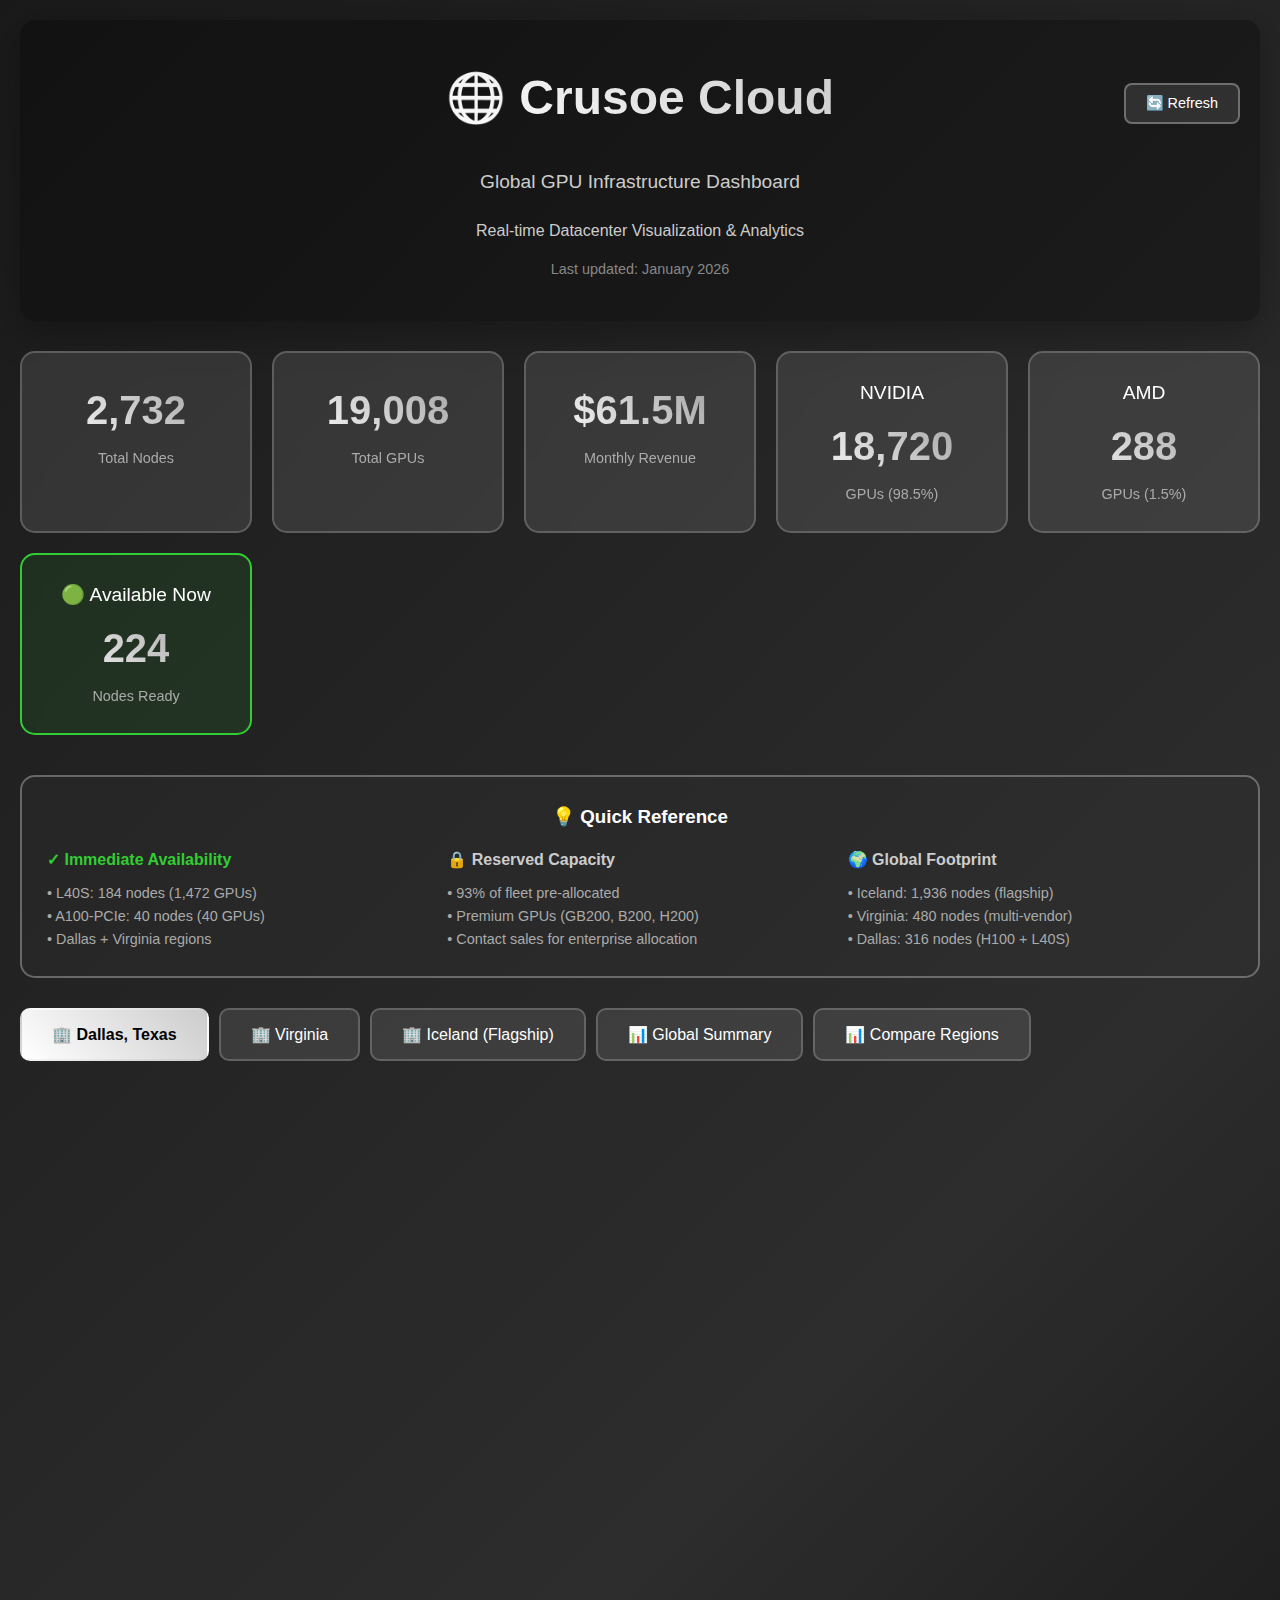
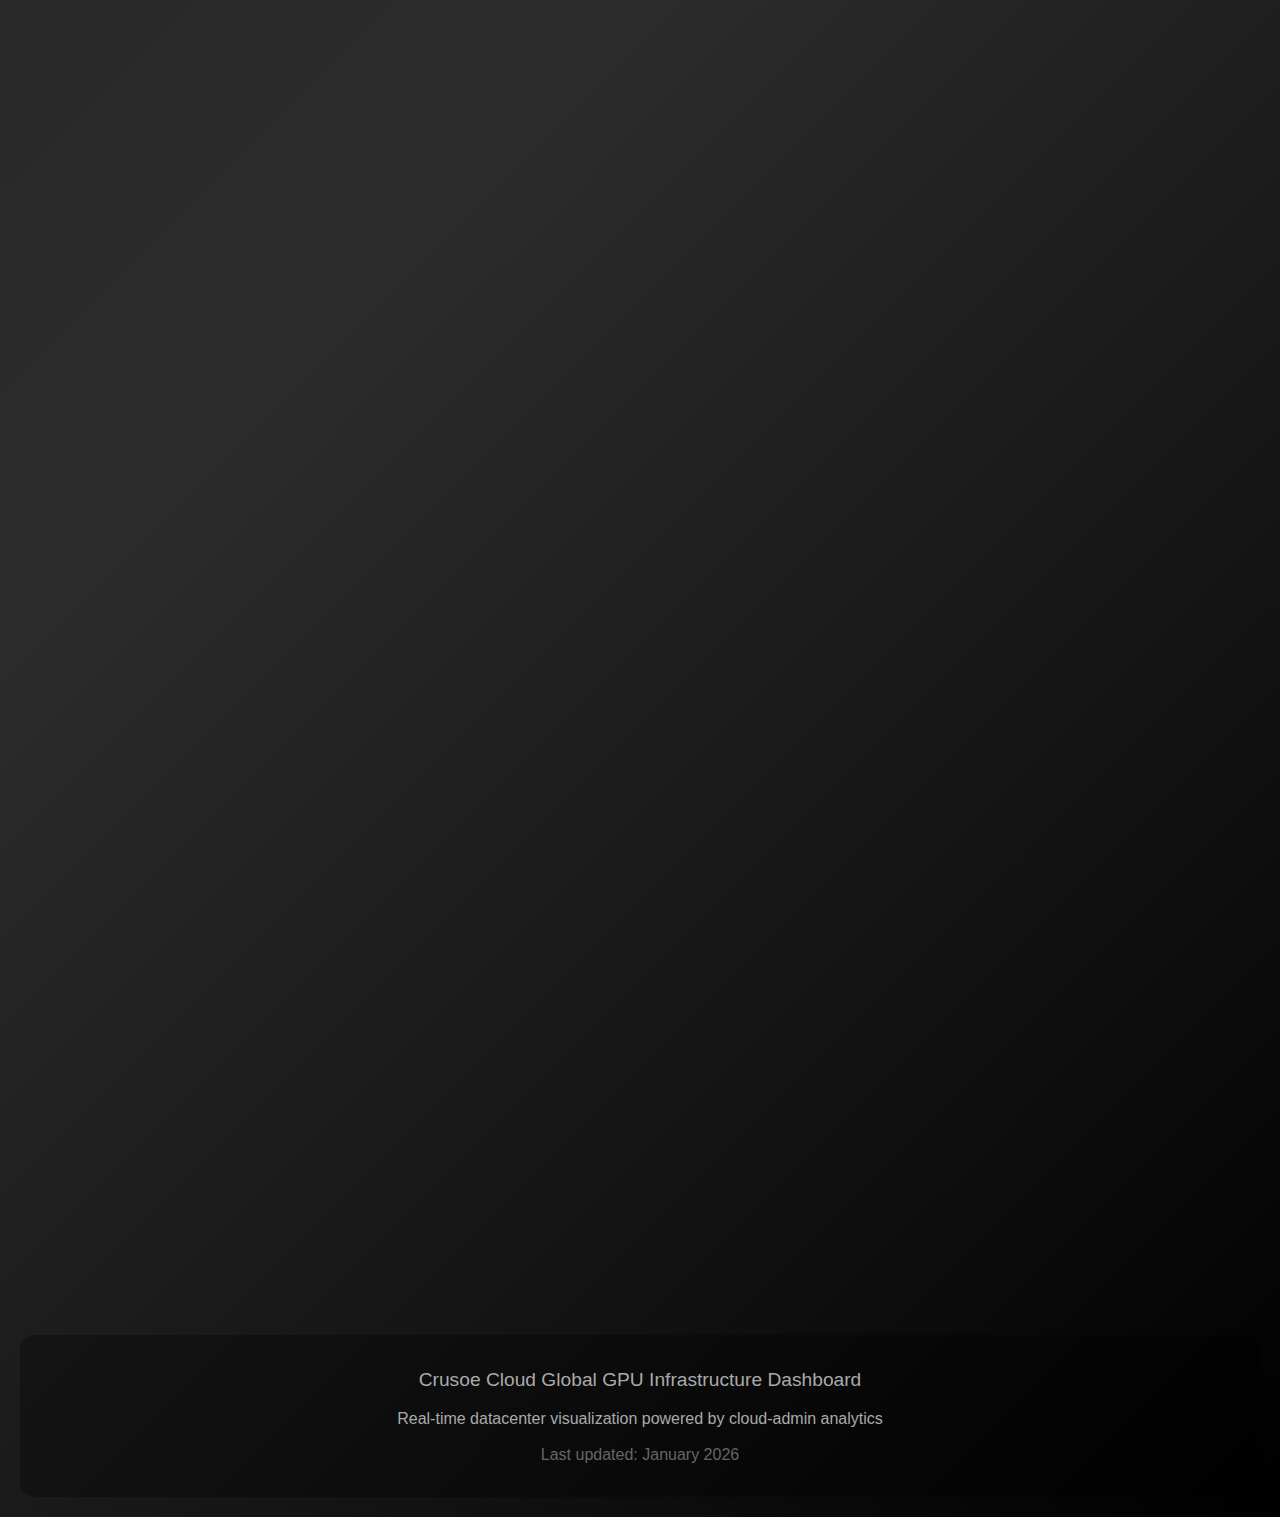
<file: frontend/index.html>
<!DOCTYPE html>
<html lang="en">
<head>
    <meta charset="UTF-8">
    <meta name="viewport" content="width=device-width, initial-scale=1.0">
    <title>Crusoe Cloud - Global GPU Infrastructure</title>
    <link rel="stylesheet" href="css/styles.css">
    <!--<style>
        * {
            margin: 0;
            padding: 0;
            box-sizing: border-box;
        }

        body {
            font-family: 'Segoe UI', Tahoma, Geneva, Verdana, sans-serif;
            background: linear-gradient(135deg, #1a1a1a 0%, #2d2d2d 50%, #000000 100%);
            color: #fff;
            line-height: 1.6;
        }

        .container {
            max-width: 1400px;
            margin: 0 auto;
            padding: 20px;
        }

        header {
            text-align: center;
            padding: 40px 20px;
            background: rgba(0, 0, 0, 0.3);
            border-radius: 15px;
            margin-bottom: 30px;
            box-shadow: 0 10px 40px rgba(0, 0, 0, 0.3);
        }

        h1 {
            font-size: 3em;
            margin-bottom: 10px;
            background: linear-gradient(45deg, #ffffff, #cccccc);
            -webkit-background-clip: text;
            -webkit-text-fill-color: transparent;
            background-clip: text;
        }

        .subtitle {
            font-size: 1.2em;
            color: #cccccc;
            margin-bottom: 20px;
        }

        .global-stats {
            display: grid;
            grid-template-columns: repeat(auto-fit, minmax(200px, 1fr));
            gap: 20px;
            margin-bottom: 40px;
        }

        .stat-card {
            background: rgba(255, 255, 255, 0.1);
            backdrop-filter: blur(10px);
            padding: 25px;
            border-radius: 15px;
            border: 2px solid rgba(255, 255, 255, 0.2);
            text-align: center;
            transition: transform 0.3s, box-shadow 0.3s;
        }

        .stat-card:hover {
            transform: translateY(-5px);
            box-shadow: 0 15px 40px rgba(255, 255, 255, 0.3);
        }

        .stat-value {
            font-size: 2.5em;
            font-weight: bold;
            background: linear-gradient(45deg, #ffffff, #999999);
            -webkit-background-clip: text;
            -webkit-text-fill-color: transparent;
            background-clip: text;
        }

        .stat-label {
            font-size: 0.9em;
            color: #aaaaaa;
            margin-top: 5px;
        }

        .tabs {
            display: flex;
            gap: 10px;
            margin-bottom: 30px;
            flex-wrap: wrap;
            transition: all 0.3s ease;
        }

        .tabs.sticky {
            position: fixed;
            top: 0;
            left: 0;
            right: 0;
            z-index: 1000;
            background: rgba(26, 26, 26, 0.95);
            backdrop-filter: blur(10px);
            padding: 15px;
            margin: 0;
            box-shadow: 0 4px 20px rgba(0, 0, 0, 0.5);
            justify-content: center;
        }

        .tabs-placeholder {
            height: 0;
            transition: height 0.3s ease;
        }

        .tabs-placeholder.active {
            height: 80px;
        }

        .tab {
            padding: 15px 30px;
            background: rgba(255, 255, 255, 0.1);
            border: 2px solid rgba(255, 255, 255, 0.2);
            border-radius: 10px;
            cursor: pointer;
            transition: all 0.3s;
            font-size: 1em;
            color: #fff;
        }

        .tab:hover {
            background: rgba(255, 255, 255, 0.2);
        }

        .tab.active {
            background: linear-gradient(45deg, #ffffff, #cccccc);
            border-color: transparent;
            color: #000000;
            font-weight: bold;
        }

        .datacenter-section {
            display: none;
            opacity: 0;
            transition: opacity 0.4s ease-in-out;
        }

        .datacenter-section.active {
            display: block;
            animation: fadeInSlide 0.4s ease-in-out forwards;
        }

        @keyframes fadeInSlide {
            from {
                opacity: 0;
                transform: translateY(20px);
            }
            to {
                opacity: 1;
                transform: translateY(0);
            }
        }

        .datacenter-header {
            background: rgba(0, 0, 0, 0.4);
            padding: 30px;
            border-radius: 15px;
            margin-bottom: 30px;
            border-left: 5px solid #ffffff;
        }

        .datacenter-title {
            font-size: 2em;
            margin-bottom: 10px;
        }

        .datacenter-stats {
            display: grid;
            grid-template-columns: repeat(auto-fit, minmax(150px, 1fr));
            gap: 15px;
            margin-top: 20px;
        }

        .mini-stat {
            background: rgba(255, 255, 255, 0.1);
            padding: 15px;
            border-radius: 10px;
            text-align: center;
        }

        .mini-stat-value {
            font-size: 1.5em;
            font-weight: bold;
            color: #ffffff;
        }

        .mini-stat-label {
            font-size: 0.85em;
            color: #aaaaaa;
        }

        .rack-grid {
            display: grid;
            grid-template-columns: repeat(auto-fill, minmax(180px, 1fr));
            gap: 15px;
            margin-bottom: 30px;
        }

        .rack-card {
            background: linear-gradient(135deg, rgba(255, 255, 255, 0.1), rgba(255, 255, 255, 0.05));
            border: 2px solid rgba(0, 212, 255, 0.3);
            border-radius: 10px;
            padding: 20px;
            transition: all 0.3s;
            position: relative;
            overflow: hidden;
        }

        .rack-card:hover {
            transform: scale(1.05);
            border-color: #ffffff;
            box-shadow: 0 10px 30px rgba(255, 255, 255, 0.3);
        }

        .rack-card::before {
            content: '';
            position: absolute;
            top: 0;
            left: 0;
            right: 0;
            height: 4px;
            background: linear-gradient(90deg, #ffffff, #999999);
        }

        .rack-name {
            font-size: 1.2em;
            font-weight: bold;
            margin-bottom: 10px;
            color: #ffffff;
        }

        .rack-detail {
            font-size: 0.9em;
            margin: 5px 0;
            color: #ccc;
        }

        .gpu-badge {
            display: inline-block;
            padding: 5px 10px;
            background: rgba(255, 255, 255, 0.1);
            border: 1px solid #ffffff;
            border-radius: 5px;
            font-size: 0.85em;
            margin: 3px;
            color: #ffffff;
        }

        .network-fabric {
            background: rgba(0, 0, 0, 0.3);
            padding: 20px;
            border-radius: 10px;
            margin-bottom: 20px;
            border-left: 4px solid #ff6b6b;
        }

        .fabric-title {
            font-size: 1.3em;
            margin-bottom: 10px;
            color: #ff6b6b;
        }

        .fabric-details {
            display: grid;
            grid-template-columns: repeat(auto-fit, minmax(200px, 1fr));
            gap: 15px;
        }

        .fabric-detail {
            background: rgba(255, 255, 255, 0.05);
            padding: 10px;
            border-radius: 5px;
        }

        .performance-tier {
            display: inline-block;
            padding: 5px 15px;
            border-radius: 20px;
            font-size: 0.85em;
            font-weight: bold;
            margin: 5px;
        }

        .tier-ultra {
            background: linear-gradient(45deg, #ff6b6b, #ff8e53);
            color: #fff;
        }

        .tier-premium {
            background: linear-gradient(45deg, #4ecdc4, #44a08d);
            color: #fff;
        }

        .tier-standard {
            background: linear-gradient(45deg, #ffd93d, #f6c431);
            color: #1e3c72;
        }

        .tier-budget {
            background: linear-gradient(45deg, #a8dadc, #457b9d);
            color: #fff;
        }

        .floor-section {
            background: rgba(255, 255, 255, 0.05);
            padding: 25px;
            border-radius: 10px;
            margin-bottom: 25px;
            border: 2px solid rgba(255, 255, 255, 0.1);
        }

        .floor-title {
            font-size: 1.5em;
            margin-bottom: 20px;
            color: #ffffff;
            border-bottom: 2px solid rgba(255, 255, 255, 0.3);
            padding-bottom: 10px;
        }

        .legend {
            display: flex;
            flex-wrap: wrap;
            gap: 15px;
            margin: 20px 0;
            padding: 20px;
            background: rgba(0, 0, 0, 0.3);
            border-radius: 10px;
        }

        .legend-item {
            display: flex;
            align-items: center;
            gap: 10px;
        }

        .legend-color {
            width: 30px;
            height: 30px;
            border-radius: 5px;
            border: 2px solid #fff;
        }

        .summary-grid {
            display: grid;
            grid-template-columns: repeat(auto-fit, minmax(300px, 1fr));
            gap: 20px;
            margin-top: 30px;
        }

        .summary-card {
            background: rgba(0, 0, 0, 0.4);
            padding: 25px;
            border-radius: 15px;
            border: 2px solid rgba(0, 212, 255, 0.3);
        }

        .summary-card h3 {
            color: #ffffff;
            margin-bottom: 15px;
            font-size: 1.3em;
        }

        .summary-item {
            margin: 10px 0;
            padding: 10px;
            background: rgba(255, 255, 255, 0.05);
            border-radius: 5px;
            border-left: 3px solid #ffffff;
        }

        footer {
            text-align: center;
            padding: 30px;
            margin-top: 50px;
            background: rgba(0, 0, 0, 0.3);
            border-radius: 15px;
            color: #aaaaaa;
        }

        .progress-bar {
            height: 8px;
            background: rgba(255, 255, 255, 0.1);
            border-radius: 10px;
            overflow: hidden;
            margin: 10px 0;
        }

        .progress-fill {
            height: 100%;
            background: linear-gradient(90deg, #ffffff, #999999);
            border-radius: 10px;
            transition: width 0.5s ease;
        }

        /* Tooltip Styles */
        .tooltip {
            position: relative;
            display: inline-block;
            border-bottom: 1px dotted #ffffff;
            cursor: help;
        }

        .tooltip .tooltiptext {
            visibility: hidden;
            width: 250px;
            background-color: rgba(0, 0, 0, 0.95);
            color: #fff;
            text-align: left;
            border-radius: 8px;
            padding: 12px;
            position: absolute;
            z-index: 1001;
            bottom: 125%;
            left: 50%;
            margin-left: -125px;
            opacity: 0;
            transition: opacity 0.3s, visibility 0.3s;
            font-size: 0.85em;
            line-height: 1.4;
            border: 1px solid rgba(255, 255, 255, 0.2);
            box-shadow: 0 4px 12px rgba(0, 0, 0, 0.5);
        }

        .tooltip .tooltiptext::after {
            content: "";
            position: absolute;
            top: 100%;
            left: 50%;
            margin-left: -5px;
            border-width: 5px;
            border-style: solid;
            border-color: rgba(0, 0, 0, 0.95) transparent transparent transparent;
        }

        .tooltip:hover .tooltiptext {
            visibility: visible;
            opacity: 1;
        }

        /* Back to Top Button */
        .back-to-top {
            position: fixed;
            bottom: 30px;
            right: 30px;
            background: linear-gradient(45deg, #ffffff, #cccccc);
            color: #000;
            width: 50px;
            height: 50px;
            border-radius: 50%;
            display: flex;
            align-items: center;
            justify-content: center;
            cursor: pointer;
            opacity: 0;
            visibility: hidden;
            transition: all 0.3s ease;
            z-index: 1000;
            font-size: 1.5em;
            font-weight: bold;
            box-shadow: 0 4px 12px rgba(0, 0, 0, 0.3);
        }

        .back-to-top.visible {
            opacity: 1;
            visibility: visible;
        }

        .back-to-top:hover {
            transform: translateY(-5px);
            box-shadow: 0 6px 20px rgba(255, 255, 255, 0.4);
        }

        /* Comparison Mode */
        .compare-btn {
            padding: 15px 30px;
            background: rgba(255, 255, 255, 0.1);
            border: 2px solid rgba(255, 255, 255, 0.2);
            border-radius: 10px;
            cursor: pointer;
            transition: all 0.3s;
            font-size: 1em;
            color: #fff;
        }

        .compare-btn:hover {
            background: rgba(255, 255, 255, 0.2);
        }

        .compare-btn.active {
            background: linear-gradient(45deg, #ffffff, #cccccc);
            border-color: transparent;
            color: #000000;
            font-weight: bold;
        }

        .comparison-view {
            display: none;
        }

        .comparison-view.active {
            display: block;
            animation: fadeInSlide 0.4s ease-in-out forwards;
        }

        .compare-grid {
            display: grid;
            grid-template-columns: repeat(auto-fit, minmax(400px, 1fr));
            gap: 20px;
            margin-top: 30px;
        }

        .compare-card {
            background: rgba(0, 0, 0, 0.5);
            padding: 25px;
            border-radius: 15px;
            border: 2px solid rgba(255, 255, 255, 0.3);
        }

        @media (max-width: 768px) {
            h1 { font-size: 2em; }
            .rack-grid { grid-template-columns: repeat(auto-fill, minmax(150px, 1fr)); }
            .tabs { justify-content: center; }
            .tabs.sticky { padding: 10px; }
            .compare-grid { grid-template-columns: 1fr; }
            .tooltip .tooltiptext { width: 200px; margin-left: -100px; }
            .back-to-top { bottom: 20px; right: 20px; width: 45px; height: 45px; }
        }
    </style>-->
</head>
<body>
    <div class="container">
        <header>
            <div style="display: flex; justify-content: space-between; align-items: center; margin-bottom: 20px;">
                <div style="flex: 1;"></div>
                <div style="flex: 1; text-align: center;">
                    <h1>🌐 Crusoe Cloud</h1>
                </div>
                <div style="flex: 1; text-align: right;">
                    <button onclick="refreshDashboard()" class="refresh-btn" title="Refresh data">
                        🔄 Refresh
                    </button>
                </div>
            </div>
            <div class="subtitle">Global GPU Infrastructure Dashboard</div>
            <div style="color: #cccccc; margin-top: 10px;">Real-time Datacenter Visualization & Analytics</div>
            <div id="lastUpdated" style="color: #888; font-size: 0.9em; margin-top: 15px;">
                Last updated: <span id="updateTime">January 2026</span>
            </div>
        </header>

        <!-- Global Statistics -->
        <div class="global-stats">
            <div class="stat-card">
                <div class="stat-value">2,732</div>
                <div class="stat-label">Total Nodes</div>
            </div>
            <div class="stat-card">
                <div class="stat-value">19,008</div>
                <div class="stat-label">Total GPUs</div>
            </div>
            <div class="stat-card">
                <div class="stat-value">$61.5M</div>
                <div class="stat-label">Monthly Revenue</div>
            </div>
            <div class="stat-card">
                <div style="font-size: 1.2em; margin-bottom: 5px;">NVIDIA</div>
                <div class="stat-value">18,720</div>
                <div class="stat-label">GPUs (98.5%)</div>
            </div>
            <div class="stat-card">
                <div style="font-size: 1.2em; margin-bottom: 5px;">AMD</div>
                <div class="stat-value">288</div>
                <div class="stat-label">GPUs (1.5%)</div>
            </div>
            <div class="stat-card" style="border-color: #32cd32; background: rgba(50, 205, 50, 0.1);">
                <div style="font-size: 1.2em; margin-bottom: 5px;">🟢 Available Now</div>
                <div class="stat-value">224</div>
                <div class="stat-label">Nodes Ready</div>
            </div>
        </div>

        <!-- Quick Reference -->
        <div style="background: rgba(50, 50, 50, 0.3); padding: 25px; border-radius: 15px; margin-bottom: 30px; border: 2px solid rgba(255, 255, 255, 0.3);">
            <h3 style="color: #ffffff; margin-bottom: 15px; text-align: center;">💡 Quick Reference</h3>
            <div style="display: grid; grid-template-columns: repeat(auto-fit, minmax(300px, 1fr)); gap: 15px;">
                <div>
                    <strong style="color: #32cd32;">✓ Immediate Availability</strong>
                    <div style="margin-top: 10px; font-size: 0.9em; color: #aaaaaa;">
                        • L40S: 184 nodes (1,472 GPUs)<br>
                        • A100-PCIe: 40 nodes (40 GPUs)<br>
                        • Dallas + Virginia regions
                    </div>
                </div>
                <div>
                    <strong style="color: #cccccc;">🔒 Reserved Capacity</strong>
                    <div style="margin-top: 10px; font-size: 0.9em; color: #aaaaaa;">
                        • 93% of fleet pre-allocated<br>
                        • Premium GPUs (GB200, B200, H200)<br>
                        • Contact sales for enterprise allocation
                    </div>
                </div>
                <div>
                    <strong style="color: #cccccc;">🌍 Global Footprint</strong>
                    <div style="margin-top: 10px; font-size: 0.9em; color: #aaaaaa;">
                        • Iceland: 1,936 nodes (flagship)<br>
                        • Virginia: 480 nodes (multi-vendor)<br>
                        • Dallas: 316 nodes (H100 + L40S)
                    </div>
                </div>
            </div>
        </div>

        <!-- Tabs -->
        <div class="tabs" id="mainTabs">
            <button class="tab active" onclick="showDatacenter('dallas')">🏢 Dallas, Texas</button>
            <button class="tab" onclick="showDatacenter('virginia')">🏢 Virginia</button>
            <button class="tab" onclick="showDatacenter('iceland')">🏢 Iceland (Flagship)</button>
            <button class="tab" onclick="showDatacenter('summary')">📊 Global Summary</button>
            <button class="tab compare-btn" onclick="toggleCompareMode()">📊 Compare Regions</button>
        </div>
        <div class="tabs-placeholder" id="tabsPlaceholder"></div>

        <!-- Dallas Datacenter -->
        <!-- Comparison View -->
        <div id="comparisonView" class="comparison-view">
            <div style="background: rgba(0, 0, 0, 0.4); padding: 30px; border-radius: 15px; margin-bottom: 30px;">
                <h2 style="text-align: center; margin-bottom: 30px; color: #ffffff;">📊 Regional Comparison</h2>
                <div class="compare-grid">
                    <div class="compare-card">
                        <h3 style="color: #ffffff; margin-bottom: 20px;">🏢 Dallas, Texas</h3>
                        <div style="margin: 10px 0;">📍 <strong>Region:</strong> US-SOUTHCENTRAL1-A</div>
                        <div style="margin: 10px 0;">🖥️ <strong>Nodes:</strong> 316</div>
                        <div style="margin: 10px 0;">🎮 <strong>GPUs:</strong> 2,528</div>
                        <div style="margin: 10px 0;">💰 <strong>Revenue:</strong> $5.76M/month</div>
                        <div style="margin: 10px 0;">🔌 <strong>GPU Types:</strong> H100, L40S</div>
                        <div style="margin: 10px 0;">🌐 <strong>IB Fabrics:</strong> 2</div>
                        <div style="margin: 10px 0;">🟢 <strong>Available:</strong> 85 L40S nodes (27%)</div>
                    </div>
                    <div class="compare-card">
                        <h3 style="color: #ffffff; margin-bottom: 20px;">🏢 Virginia</h3>
                        <div style="margin: 10px 0;">📍 <strong>Region:</strong> US-EAST1-A</div>
                        <div style="margin: 10px 0;">🖥️ <strong>Nodes:</strong> 480</div>
                        <div style="margin: 10px 0;">🎮 <strong>GPUs:</strong> 3,560</div>
                        <div style="margin: 10px 0;">💰 <strong>Revenue:</strong> $8.01M/month</div>
                        <div style="margin: 10px 0;">🔌 <strong>GPU Types:</strong> H100, L40S, A100, MI300X</div>
                        <div style="margin: 10px 0;">🌐 <strong>IB Fabrics:</strong> 5</div>
                        <div style="margin: 10px 0;">🟢 <strong>Available:</strong> 139 nodes (29%)</div>
                    </div>
                    <div class="compare-card">
                        <h3 style="color: #ffffff; margin-bottom: 20px;">🏢 Iceland (Flagship)</h3>
                        <div style="margin: 10px 0;">📍 <strong>Region:</strong> EU-ICELAND1-A</div>
                        <div style="margin: 10px 0;">🖥️ <strong>Nodes:</strong> 1,936</div>
                        <div style="margin: 10px 0;">🎮 <strong>GPUs:</strong> 12,920</div>
                        <div style="margin: 10px 0;">💰 <strong>Revenue:</strong> $47.75M/month</div>
                        <div style="margin: 10px 0;">🔌 <strong>GPU Types:</strong> GB200, B200, H200, H100</div>
                        <div style="margin: 10px 0;">🌐 <strong>IB Fabrics:</strong> 5</div>
                        <div style="margin: 10px 0;">🔒 <strong>Available:</strong> 0 nodes (100% reserved)</div>
                    </div>
                </div>
                <div style="margin-top: 30px; padding: 20px; background: rgba(255, 255, 255, 0.05); border-radius: 10px;">
                    <h3 style="color: #ffffff; margin-bottom: 15px;">Key Differences</h3>
                    <div style="margin: 10px 0;">✓ Iceland has <strong>68% of global fleet</strong> and generates <strong>78% of revenue</strong></div>
                    <div style="margin: 10px 0;">✓ Only Iceland has <strong>premium GPUs</strong> (GB200, B200)</div>
                    <div style="margin: 10px 0;">✓ Only Virginia has <strong>AMD MI300X</strong> GPUs (36 nodes)</div>
                    <div style="margin: 10px 0;">✓ Dallas & Virginia have <strong>on-demand availability</strong>, Iceland is 100% reserved</div>
                    <div style="margin: 10px 0;">✓ Iceland uses <strong>100% renewable energy</strong> (geothermal + hydro)</div>
                </div>
            </div>
        </div>

        <div id="dallas" class="datacenter-section active">
            <div class="datacenter-header">
                <div class="datacenter-title">🏢 US-SOUTHCENTRAL1-A - Dallas, Texas</div>
                <div style="color: #cccccc; margin: 10px 0;">Dual <span class="tooltip">InfiniBand<span class="tooltiptext">High-speed networking fabric that enables direct GPU-to-GPU communication across nodes with ultra-low latency (sub-microsecond), essential for large-scale distributed training.</span></span> Fabric Architecture</div>

                <div class="datacenter-stats">
                    <div class="mini-stat">
                        <div class="mini-stat-value">316</div>
                        <div class="mini-stat-label">Nodes</div>
                    </div>
                    <div class="mini-stat">
                        <div class="mini-stat-value">2,528</div>
                        <div class="mini-stat-label">GPUs</div>
                    </div>
                    <div class="mini-stat">
                        <div class="mini-stat-value">$5.76M</div>
                        <div class="mini-stat-label">Monthly Revenue</div>
                    </div>
                    <div class="mini-stat" style="background: rgba(118, 185, 0, 0.15);">
                        <div class="mini-stat-value">🟢 100%</div>
                        <div class="mini-stat-label">NVIDIA</div>
                    </div>
                    <div class="mini-stat">
                        <div class="mini-stat-value">16</div>
                        <div class="mini-stat-label">Racks</div>
                    </div>
                    <div class="mini-stat">
                        <div class="mini-stat-value">2</div>
                        <div class="mini-stat-label">Floors</div>
                    </div>
                </div>
            </div>

            <!-- Network Fabrics -->
            <div class="network-fabric">
                <div class="fabric-title">🔗 <span class="tooltip">InfiniBand Fabric A<span class="tooltiptext">Isolated network fabric allowing nodes to communicate at up to 400 Gbps with RDMA (Remote Direct Memory Access) for GPU-to-GPU transfers.</span></span></div>
                <div class="fabric-details">
                    <div class="fabric-detail">
                        <strong>112</strong> H100 nodes
                    </div>
                    <div class="fabric-detail">
                        <strong>896</strong> GPUs
                    </div>
                    <div class="fabric-detail">
                        <strong>4</strong> <span class="tooltip">Pods<span class="tooltiptext">Isolated groups of nodes within a fabric for workload segmentation and multi-tenant isolation.</span></span>
                    </div>
                    <div class="fabric-detail">
                        <strong>$2.55M/mo</strong> Revenue
                    </div>
                </div>
            </div>

            <div class="network-fabric">
                <div class="fabric-title">🔗 InfiniBand Fabric B</div>
                <div class="fabric-details">
                    <div class="fabric-detail">
                        <strong>119</strong> H100 nodes
                    </div>
                    <div class="fabric-detail">
                        <strong>952</strong> GPUs
                    </div>
                    <div class="fabric-detail">
                        <strong>6</strong> Pods
                    </div>
                    <div class="fabric-detail">
                        <strong>$2.71M/mo</strong> Revenue
                    </div>
                </div>
            </div>

            <!-- Floor 1 -->
            <div class="floor-section">
                <div class="floor-title">Floor 1 - r1XX Series</div>
                <div class="rack-grid">
                    <div class="rack-card">
                        <div class="rack-name">Rack r101</div>
                        <div class="rack-detail">12 H100 + 6 L40S</div>
                        <div class="rack-detail">144 GPUs</div>
                        <div class="rack-detail">$328K/mo</div>
                        <span class="performance-tier tier-premium">Premium</span>
                    </div>
                    <div class="rack-card">
                        <div class="rack-name">Rack r102</div>
                        <div class="rack-detail">14 H100 + 4 L40S</div>
                        <div class="rack-detail">144 GPUs</div>
                        <div class="rack-detail">$328K/mo</div>
                        <span class="performance-tier tier-premium">Premium</span>
                    </div>
                    <div class="rack-card">
                        <div class="rack-name">Rack r103</div>
                        <div class="rack-detail">14 H100 + 8 L40S</div>
                        <div class="rack-detail">176 GPUs</div>
                        <div class="rack-detail">$401K/mo</div>
                        <span class="performance-tier tier-premium">Premium</span>
                    </div>
                    <div class="rack-card">
                        <div class="rack-name">Rack r104</div>
                        <div class="rack-detail">16 H100 + 7 L40S</div>
                        <div class="rack-detail">184 GPUs</div>
                        <div class="rack-detail">$420K/mo</div>
                        <span class="performance-tier tier-premium">Premium</span>
                    </div>
                    <div class="rack-card">
                        <div class="rack-name">Rack r106</div>
                        <div class="rack-detail">15 H100 + 7 L40S</div>
                        <div class="rack-detail">176 GPUs</div>
                        <div class="rack-detail">$401K/mo</div>
                        <span class="performance-tier tier-premium">Premium</span>
                    </div>
                    <div class="rack-card">
                        <div class="rack-name">Rack r107</div>
                        <div class="rack-detail">15 H100 + 6 L40S</div>
                        <div class="rack-detail">168 GPUs</div>
                        <div class="rack-detail">$383K/mo</div>
                        <span class="performance-tier tier-premium">Premium</span>
                    </div>
                    <div class="rack-card">
                        <div class="rack-name">Rack r108</div>
                        <div class="rack-detail">16 H100 + 6 L40S</div>
                        <div class="rack-detail">176 GPUs</div>
                        <div class="rack-detail">$401K/mo</div>
                        <span class="performance-tier tier-premium">Premium</span>
                    </div>
                    <div class="rack-card">
                        <div class="rack-name">Rack r109</div>
                        <div class="rack-detail">12 H100 + 7 L40S</div>
                        <div class="rack-detail">152 GPUs</div>
                        <div class="rack-detail">$347K/mo</div>
                        <span class="performance-tier tier-premium">Premium</span>
                    </div>
                </div>
            </div>

            <!-- Floor 2 -->
            <div class="floor-section">
                <div class="floor-title">Floor 2 - r2XX Series</div>
                <div class="rack-grid">
                    <div class="rack-card">
                        <div class="rack-name">Rack r201</div>
                        <div class="rack-detail">15 H100 + 5 L40S</div>
                        <div class="rack-detail">160 GPUs</div>
                        <div class="rack-detail">$365K/mo</div>
                        <span class="performance-tier tier-premium">Premium</span>
                    </div>
                    <div class="rack-card">
                        <div class="rack-name">Rack r202</div>
                        <div class="rack-detail">15 H100 + 4 L40S</div>
                        <div class="rack-detail">152 GPUs</div>
                        <div class="rack-detail">$347K/mo</div>
                        <span class="performance-tier tier-premium">Premium</span>
                    </div>
                    <div class="rack-card">
                        <div class="rack-name">Rack r203</div>
                        <div class="rack-detail">14 H100 + 6 L40S</div>
                        <div class="rack-detail">160 GPUs</div>
                        <div class="rack-detail">$365K/mo</div>
                        <span class="performance-tier tier-premium">Premium</span>
                    </div>
                    <div class="rack-card">
                        <div class="rack-name">Rack r204</div>
                        <div class="rack-detail">15 H100 + 3 L40S</div>
                        <div class="rack-detail">144 GPUs</div>
                        <div class="rack-detail">$328K/mo</div>
                        <span class="performance-tier tier-premium">Premium</span>
                    </div>
                    <div class="rack-card">
                        <div class="rack-name">Rack r206</div>
                        <div class="rack-detail">15 H100 + 3 L40S</div>
                        <div class="rack-detail">144 GPUs</div>
                        <div class="rack-detail">$328K/mo</div>
                        <span class="performance-tier tier-premium">Premium</span>
                    </div>
                    <div class="rack-card">
                        <div class="rack-name">Rack r207</div>
                        <div class="rack-detail">14 H100 + 4 L40S</div>
                        <div class="rack-detail">144 GPUs</div>
                        <div class="rack-detail">$328K/mo</div>
                        <span class="performance-tier tier-premium">Premium</span>
                    </div>
                    <div class="rack-card">
                        <div class="rack-name">Rack r208</div>
                        <div class="rack-detail">16 H100 + 4 L40S</div>
                        <div class="rack-detail">160 GPUs</div>
                        <div class="rack-detail">$365K/mo</div>
                        <span class="performance-tier tier-premium">Premium</span>
                    </div>
                    <div class="rack-card">
                        <div class="rack-name">Rack r209</div>
                        <div class="rack-detail">13 H100 + 5 L40S</div>
                        <div class="rack-detail">144 GPUs</div>
                        <div class="rack-detail">$328K/mo</div>
                        <span class="performance-tier tier-premium">Premium</span>
                    </div>
                </div>
            </div>
        </div>

        <!-- Virginia Datacenter -->
        <div id="virginia" class="datacenter-section">
            <div class="datacenter-header">
                <div class="datacenter-title">🏢 US-EAST1-A - Virginia</div>
                <div style="color: #cccccc; margin: 10px 0;">Multi-Fabric Isolation Architecture • NVIDIA + AMD GPUs</div>

                <div class="datacenter-stats">
                    <div class="mini-stat">
                        <div class="mini-stat-value">480</div>
                        <div class="mini-stat-label">Nodes</div>
                    </div>
                    <div class="mini-stat">
                        <div class="mini-stat-value">3,560</div>
                        <div class="mini-stat-label">GPUs</div>
                    </div>
                    <div class="mini-stat">
                        <div class="mini-stat-value">$8.01M</div>
                        <div class="mini-stat-label">Monthly Revenue</div>
                    </div>
                    <div class="mini-stat" style="background: rgba(118, 185, 0, 0.15);">
                        <div class="mini-stat-value">🟢 92%</div>
                        <div class="mini-stat-label">NVIDIA</div>
                    </div>
                    <div class="mini-stat" style="background: rgba(237, 28, 36, 0.15);">
                        <div class="mini-stat-value">🔴 8%</div>
                        <div class="mini-stat-label">AMD</div>
                    </div>
                    <div class="mini-stat">
                        <div class="mini-stat-value">44</div>
                        <div class="mini-stat-label">Racks</div>
                    </div>
                    <div class="mini-stat">
                        <div class="mini-stat-value">7</div>
                        <div class="mini-stat-label">Floors</div>
                    </div>
                    <div class="mini-stat">
                        <div class="mini-stat-value">5</div>
                        <div class="mini-stat-label">IB Fabrics</div>
                    </div>
                </div>
            </div>

            <div class="summary-grid">
                <div class="summary-card">
                    <h3>GPU Distribution</h3>
                    <div class="summary-item" style="border-left-color: #76b900;">
                        🟢 NVIDIA Total: 3,272 GPUs (92%)
                    </div>
                    <div class="summary-item">H100: 2,000 GPUs (250 nodes)</div>
                    <div class="summary-item">L40S: 792 GPUs (99 nodes)</div>
                    <div class="summary-item">A100-SXM: 440 GPUs (55 nodes)</div>
                    <div class="summary-item">A100-PCIe: 40 GPUs (40 nodes)</div>
                    <div class="summary-item" style="border-left-color: #ed1c24; margin-top: 10px;">
                        🔴 AMD MI300X: 288 GPUs (36 nodes, 8%)
                    </div>
                </div>

                <div class="summary-card">
                    <h3>Floor Distribution</h3>
                    <div class="summary-item">Floor 1 (r1XX): 101 nodes, 792 GPUs</div>
                    <div class="summary-item">Floor 2 (r2XX): 99 nodes, 784 GPUs</div>
                    <div class="summary-item">Floor 2.5 (r21X): 29 H100 nodes</div>
                    <div class="summary-item">Floor 3 (r3XX): 31 H100 nodes</div>
                    <div class="summary-item">Floor 5 (r5XX): 63 nodes (H100+MI300X)</div>
                    <div class="summary-item">Floor 6 (r6XX): 95 nodes (A100 zone)</div>
                    <div class="summary-item">Floor 7 (r7XX): 62 nodes (H100+L40S)</div>
                </div>

                <div class="summary-card">
                    <h3>Network Fabrics</h3>
                    <div class="summary-item">Fabric A: 48 H100 nodes (384 GPUs)</div>
                    <div class="summary-item">Fabric B: 106 H100 nodes (848 GPUs)</div>
                    <div class="summary-item">Fabric C: 96 nodes (768 GPUs)</div>
                    <div class="summary-item">Fabric D: 55 A100-SXM nodes</div>
                    <div class="summary-item">Fabric E: 36 MI300X nodes</div>
                </div>

                <div class="summary-card">
                    <h3>Performance Tiers</h3>
                    <span class="performance-tier tier-premium">Premium: 361 nodes</span>
                    <span class="performance-tier tier-standard">Standard: 99 nodes</span>
                    <span class="performance-tier tier-budget">Budget: 40 nodes</span>
                    <div style="margin-top: 15px; color: #aaaaaa;">
                        Multi-generation deployment strategy for diverse workload support
                    </div>
                </div>
            </div>
        </div>

        <!-- Iceland Datacenter -->
        <div id="iceland" class="datacenter-section">
            <div class="datacenter-header">
                <div class="datacenter-title">🏢 EU-ICELAND1-A - Flagship Datacenter</div>
                <div style="color: #cccccc; margin: 10px 0;">100% Renewable Energy • World's Largest Blackwell Deployment</div>

                <div class="datacenter-stats">
                    <div class="mini-stat">
                        <div class="mini-stat-value">1,936</div>
                        <div class="mini-stat-label">Nodes</div>
                    </div>
                    <div class="mini-stat">
                        <div class="mini-stat-value">12,920</div>
                        <div class="mini-stat-label">GPUs</div>
                    </div>
                    <div class="mini-stat">
                        <div class="mini-stat-value">$47.75M</div>
                        <div class="mini-stat-label">Monthly Revenue</div>
                    </div>
                    <div class="mini-stat" style="background: rgba(118, 185, 0, 0.15);">
                        <div class="mini-stat-value">🟢 100%</div>
                        <div class="mini-stat-label">NVIDIA</div>
                    </div>
                    <div class="mini-stat">
                        <div class="mini-stat-value">50+</div>
                        <div class="mini-stat-label">Racks</div>
                    </div>
                    <div class="mini-stat">
                        <div class="mini-stat-value">68%</div>
                        <div class="mini-stat-label">Global Fleet</div>
                    </div>
                    <div class="mini-stat">
                        <div class="mini-stat-value">78%</div>
                        <div class="mini-stat-label">Global Revenue</div>
                    </div>
                </div>
            </div>

            <!-- Building 1: GB200 -->
            <div class="floor-section">
                <div class="floor-title">🏛️ Building 1: GB200 Supercomputing Center</div>
                <div style="color: #cccccc; margin-bottom: 20px;">Grace Blackwell Superchip Architecture</div>

                <div class="summary-grid">
                    <div class="summary-card">
                        <h3>IB Fabric 1</h3>
                        <div class="summary-item">197 nodes across r107-r211</div>
                        <div class="summary-item">394 GB200 GPUs</div>
                        <div class="summary-item">11 <span class="tooltip">NVLink domains<span class="tooltiptext">Groups of GPUs connected via NVIDIA's NVLink technology for ultra-fast GPU-to-GPU communication at 900 GB/s, enabling efficient distributed training.</span></span></div>
                        <div class="summary-item">$5.19M/month</div>
                        <span class="performance-tier tier-ultra">Ultra-Premium</span>
                    </div>

                    <div class="summary-card">
                        <h3>IB Fabric 2</h3>
                        <div class="summary-item">213 nodes in r306 zone</div>
                        <div class="summary-item">426 GB200 GPUs</div>
                        <div class="summary-item">12 NVLink domains</div>
                        <div class="summary-item">$5.59M/month</div>
                        <span class="performance-tier tier-ultra">Ultra-Premium</span>
                    </div>

                    <div class="summary-card">
                        <h3>Total Capacity</h3>
                        <div class="summary-item">428 GB200 nodes</div>
                        <div class="summary-item">856 GPUs total</div>
                        <div class="summary-item">23 NVLink domains</div>
                        <div class="summary-item">$11.25M/month</div>
                        <div style="margin-top: 15px; color: #ffffff;">
                            ⭐ Largest GB200 deployment globally
                        </div>
                    </div>
                </div>
            </div>

            <!-- Building 2: B200 -->
            <div class="floor-section">
                <div class="floor-title">🏛️ Building 2: B200 Blackwell AI Training Center</div>
                <div style="color: #cccccc; margin-bottom: 20px;">Latest Blackwell HGX Architecture • 28 Racks</div>

                <div class="summary-card">
                    <h3>Massive Single IB Fabric</h3>
                    <div class="summary-item">488 nodes across r101-r318</div>
                    <div class="summary-item">3,904 B200 GPUs</div>
                    <div class="summary-item">28 NVLink domains</div>
                    <div class="summary-item">$11.40M/month revenue</div>
                    <div style="margin-top: 15px;">
                        <span class="performance-tier tier-ultra">Ultra-Premium</span>
                    </div>
                    <div style="margin-top: 15px; color: #ffffff;">
                        ⭐ Capable of 30,000+ GPU distributed training jobs
                    </div>
                    <div style="margin-top: 10px; color: #ffffff;">
                        ⭐ Largest B200 deployment globally
                    </div>
                </div>
            </div>

            <!-- Building 3: H200 -->
            <div class="floor-section">
                <div class="floor-title">🏛️ Building 3: H200 Large Language Model Training</div>
                <div style="color: #cccccc; margin-bottom: 20px;">HBM3e Memory for Largest Models • 46 Racks</div>

                <div class="summary-card">
                    <h3>Largest Single GPU Type Fabric</h3>
                    <div class="summary-item">821 nodes across r101-r318</div>
                    <div class="summary-item">6,568 H200 GPUs</div>
                    <div class="summary-item">46 NVLink domains</div>
                    <div class="summary-item">$20.57M/month revenue</div>
                    <div style="margin-top: 15px;">
                        <span class="performance-tier tier-premium">Premium</span>
                    </div>
                    <div style="margin-top: 15px; color: #ffffff;">
                        ⭐ Capable of 50,000+ GPU LLM training
                    </div>
                    <div style="margin-top: 10px; color: #ffffff;">
                        ⭐ Largest H200 deployment globally
                    </div>
                </div>
            </div>

            <!-- Building 4: H100 -->
            <div class="floor-section">
                <div class="floor-title">🏛️ Building 4: H100 General Purpose AI</div>
                <div style="color: #cccccc; margin-bottom: 20px;">Standard Hopper Architecture • 18 Racks</div>

                <div class="summary-card">
                    <h3>General Purpose GPU Compute</h3>
                    <div class="summary-item">199 nodes across 18 racks</div>
                    <div class="summary-item">1,592 H100 GPUs</div>
                    <div class="summary-item">18 NVLink domains</div>
                    <div class="summary-item">$4.53M/month revenue</div>
                    <div style="margin-top: 15px;">
                        <span class="performance-tier tier-premium">Premium</span>
                    </div>
                </div>
            </div>

            <!-- Iceland Summary -->
            <div class="datacenter-header" style="margin-top: 30px; border-left-color: #ffffff;">
                <h3 style="color: #ffffff; margin-bottom: 20px;">🌟 Iceland Campus Records</h3>
                <div class="summary-grid">
                    <div class="summary-item">✓ Largest GB200 deployment (856 GPUs)</div>
                    <div class="summary-item">✓ Largest B200 deployment (3,904 GPUs)</div>
                    <div class="summary-item">✓ Largest H200 deployment (6,568 GPUs)</div>
                    <div class="summary-item">✓ Most Blackwell GPUs in single location (4,760 GPUs)</div>
                    <div class="summary-item">✓ 100% renewable energy (geothermal + hydro)</div>
                    <div class="summary-item">✓ 100% capacity reserved to enterprise customers</div>
                </div>
            </div>
        </div>

        <!-- Global Summary -->
        <div id="summary" class="datacenter-section">
            <div class="datacenter-header">
                <div class="datacenter-title">📊 Global Infrastructure Summary</div>
                <div style="color: #cccccc; margin: 10px 0;">Complete Fleet Analytics & Performance Tiers</div>
            </div>

            <div class="summary-grid">
                <div class="summary-card">
                    <h3>By Performance Tier</h3>
                    <div class="summary-item">
                        <span class="performance-tier tier-ultra">Ultra-Premium</span>
                        <div>916 nodes • 4,760 GPUs • $22.6M/mo (37%)</div>
                        <div style="font-size: 0.9em; color: #aaaaaa;">GB200, B200</div>
                    </div>
                    <div class="summary-item">
                        <span class="performance-tier tier-premium">Premium</span>
                        <div>1,556 nodes • 11,448 GPUs • $36.4M/mo (59%)</div>
                        <div style="font-size: 0.9em; color: #aaaaaa;">H200, H100, A100-SXM, MI300X</div>
                    </div>
                    <div class="summary-item">
                        <span class="performance-tier tier-standard">Standard</span>
                        <div>184 nodes • 1,472 GPUs • $1.1M/mo (2%)</div>
                        <div style="font-size: 0.9em; color: #aaaaaa;">L40S</div>
                    </div>
                    <div class="summary-item">
                        <span class="performance-tier tier-budget">Budget</span>
                        <div>58 nodes • 40 GPUs • $385K/mo (1%)</div>
                        <div style="font-size: 0.9em; color: #aaaaaa;">A100-PCIe</div>
                    </div>
                </div>

                <div class="summary-card">
                    <h3>Regional Distribution</h3>
                    <div class="summary-item">
                        🇮🇸 <strong>Iceland</strong>: 1,936 nodes (71%)
                        <div class="progress-bar">
                            <div class="progress-fill" style="width: 71%;"></div>
                        </div>
                    </div>
                    <div class="summary-item">
                        🇺🇸 <strong>Virginia</strong>: 480 nodes (18%)
                        <div class="progress-bar">
                            <div class="progress-fill" style="width: 18%;"></div>
                        </div>
                    </div>
                    <div class="summary-item">
                        🇺🇸 <strong>Dallas</strong>: 316 nodes (12%)
                        <div class="progress-bar">
                            <div class="progress-fill" style="width: 12%;"></div>
                        </div>
                    </div>
                </div>

                <div class="summary-card">
                    <h3>GPU Architecture Mix</h3>
                    <div class="summary-item">B200 (Blackwell): 3,904 GPUs (21%)</div>
                    <div class="summary-item">H200 (Hopper+): 6,568 GPUs (35%)</div>
                    <div class="summary-item">H100 (Hopper): 5,440 GPUs (29%)</div>
                    <div class="summary-item">GB200 (Grace+Blackwell): 856 GPUs (4%)</div>
                    <div class="summary-item">L40S (Ada): 1,472 GPUs (8%)</div>
                    <div class="summary-item">A100 (Ampere): 480 GPUs (3%)</div>
                    <div class="summary-item">MI300X (AMD): 288 GPUs (2%)</div>
                </div>

                <div class="summary-card">
                    <h3>Network Infrastructure</h3>
                    <div class="summary-item">12 total InfiniBand fabrics</div>
                    <div class="summary-item">96% revenue from IB-enabled GPUs</div>
                    <div class="summary-item">144 total NVLink domains</div>
                    <div class="summary-item">144 total pods for isolation</div>
                    <div style="margin-top: 15px; color: #aaaaaa;">
                        Average fabric size: Iceland 466 nodes, US 87-116 nodes
                    </div>
                </div>

                <div class="summary-card">
                    <h3>Revenue Analysis</h3>
                    <div class="summary-item">Monthly: $61.5M</div>
                    <div class="summary-item">Annual: $738M (100% utilization)</div>
                    <div class="summary-item">Est. Actual: $220M-$370M/year</div>
                    <div class="summary-item">Per Node Avg: $270K/year potential</div>
                    <div style="margin-top: 15px; color: #aaaaaa; font-size: 0.9em;">
                        Actual revenue ~40% of theoretical due to spot pricing, reserved discounts, and utilization gaps
                    </div>
                </div>

                <div class="summary-card">
                    <h3>Key Insights</h3>
                    <div class="summary-item">✓ 85% latest generation (H200+H100+B200+GB200)</div>
                    <div class="summary-item">✓ 100% premium GPUs are reserved</div>
                    <div class="summary-item">✓ Iceland generates 78% of revenue</div>
                    <div class="summary-item">✓ Average 7 GPUs per node</div>
                    <div class="summary-item">✓ Average 170 GPUs per rack</div>
                </div>
            </div>

            <!-- Capacity Allocation Details -->
            <div style="background: rgba(50, 50, 50, 0.3); padding: 30px; border-radius: 15px; margin-top: 30px; border: 2px solid rgba(255, 255, 255, 0.3);">
                <h2 style="text-align: center; margin-bottom: 25px; color: #ffffff;">💼 Capacity Allocation: Reserved vs Available</h2>

                <div class="global-stats">
                    <div class="stat-card" style="border-color: #dc143c; background: rgba(220, 20, 60, 0.1);">
                        <div style="font-size: 1.5em; margin-bottom: 10px;">🔒 Reserved Capacity</div>
                        <div class="stat-value">2,548</div>
                        <div class="stat-label">Nodes (93%)</div>
                        <div style="margin-top: 15px; font-size: 0.85em; color: #aaaaaa;">
                            Pre-sold to enterprise customers
                        </div>
                    </div>
                    <div class="stat-card" style="border-color: #32cd32; background: rgba(50, 205, 50, 0.1);">
                        <div style="font-size: 1.5em; margin-bottom: 10px;">🟢 Available (Unreserved)</div>
                        <div class="stat-value">184</div>
                        <div class="stat-label">Nodes (7%)</div>
                        <div style="margin-top: 15px; font-size: 0.85em; color: #aaaaaa;">
                            On-demand & spot instances
                        </div>
                    </div>
                </div>

                <!-- Availability by GPU Type -->
                <div style="margin-top: 30px;">
                    <h3 style="color: #ffffff; margin-bottom: 20px; text-align: center;">Availability by GPU Type</h3>
                    <div class="summary-grid">
                        <div class="summary-card">
                            <h3 style="color: #dc143c;">🔒 Reserved (Not Available)</h3>
                            <div class="summary-item">GB200: 428 nodes, 856 GPUs (100%)</div>
                            <div class="summary-item">B200: 488 nodes, 3,904 GPUs (100%)</div>
                            <div class="summary-item">H200: 821 nodes, 6,568 GPUs (100%)</div>
                            <div class="summary-item">H100: 231 nodes, 1,848 GPUs (100%)</div>
                            <div class="summary-item">A100-SXM: 55 nodes, 440 GPUs (100%)</div>
                            <div class="summary-item">MI300X: 36 nodes, 288 GPUs (100%)</div>
                            <div style="margin-top: 15px; padding-top: 15px; border-top: 1px solid rgba(255, 255, 255, 0.2);">
                                <strong>Total Reserved: 2,548 nodes</strong>
                            </div>
                        </div>

                        <div class="summary-card">
                            <h3 style="color: #32cd32;">🟢 Available for On-Demand/Spot</h3>
                            <div class="summary-item">L40S: 184 nodes, 1,472 GPUs (100%)</div>
                            <div class="summary-item">A100-PCIe: 40 nodes, 40 GPUs (100%)</div>
                            <div style="margin-top: 15px; padding-top: 15px; border-top: 1px solid rgba(255, 255, 255, 0.2);">
                                <strong>Total Available: 184 nodes</strong>
                            </div>
                            <div style="margin-top: 15px; color: #aaaaaa; font-size: 0.9em;">
                                ✓ Ready for immediate provisioning<br>
                                ✓ <span class="tooltip">On-demand<span class="tooltiptext">Pay-as-you-go pricing with no long-term commitments. Provision instantly and pay only for compute time used.</span></span> pricing available<br>
                                ✓ <span class="tooltip">Spot instances<span class="tooltiptext">Spare capacity offered at up to 50% discount. Can be interrupted with 30-second notice when capacity is needed elsewhere.</span></span> up to 50% off
                            </div>
                        </div>

                        <div class="summary-card">
                            <h3 style="color: #ffffff;">📊 Utilization Status</h3>
                            <div class="summary-item">
                                <div style="font-size: 0.9em; margin-bottom: 5px;">Reserved Nodes with Available Capacity:</div>
                                <strong>453 nodes have some GPU capacity</strong>
                            </div>
                            <div class="summary-item" style="margin-top: 15px;">
                                H200: 260 nodes with partial availability
                            </div>
                            <div class="summary-item">
                                GB200: 65 nodes with partial availability
                            </div>
                            <div class="summary-item">
                                L40S: 81 nodes with partial availability
                            </div>
                            <div class="summary-item">
                                H100: 47 nodes with partial availability
                            </div>
                            <div style="margin-top: 15px; color: #aaaaaa; font-size: 0.85em;">
                                Note: Reserved nodes may have unused GPU slices available to the reserved customer
                            </div>
                        </div>
                    </div>
                </div>

                <!-- Regional Availability -->
                <div style="margin-top: 30px;">
                    <h3 style="color: #ffffff; margin-bottom: 20px; text-align: center;">Regional Capacity Availability</h3>
                    <div class="summary-grid">
                        <div class="summary-card">
                            <h3>🏢 Dallas, Texas</h3>
                            <div class="summary-item" style="border-left-color: #dc143c;">
                                🔒 Reserved: 231 H100 nodes
                            </div>
                            <div class="summary-item" style="border-left-color: #32cd32;">
                                🟢 Available: 85 L40S nodes
                            </div>
                            <div style="margin-top: 10px; color: #32cd32;">
                                ✓ 27% capacity available for on-demand
                            </div>
                        </div>

                        <div class="summary-card">
                            <h3>🏢 Virginia</h3>
                            <div class="summary-item" style="border-left-color: #dc143c;">
                                🔒 Reserved: 341 nodes (H100, A100-SXM, MI300X)
                            </div>
                            <div class="summary-item" style="border-left-color: #32cd32;">
                                🟢 Available: 139 nodes (99 L40S + 40 A100-PCIe)
                            </div>
                            <div style="margin-top: 10px; color: #32cd32;">
                                ✓ 29% capacity available for on-demand
                            </div>
                        </div>

                        <div class="summary-card">
                            <h3>🏢 Iceland (Flagship)</h3>
                            <div class="summary-item" style="border-left-color: #dc143c;">
                                🔒 Reserved: 1,936 nodes (100%)
                            </div>
                            <div class="summary-item" style="border-left-color: #666;">
                                🟢 Available: 0 nodes
                            </div>
                            <div style="margin-top: 10px; color: #dc143c;">
                                ⚠ All premium GPUs reserved (GB200, B200, H200, H100)
                            </div>
                        </div>
                    </div>
                </div>

                <!-- Solution Engineer Insights -->
                <div style="margin-top: 30px; padding: 25px; background: rgba(255, 255, 255, 0.05); border-radius: 10px; border: 2px solid rgba(255, 255, 255, 0.3);">
                    <h3 style="color: #ffffff; margin-bottom: 15px;">💡 Solution Engineer Quick Reference</h3>
                    <div style="display: grid; grid-template-columns: repeat(auto-fit, minmax(300px, 1fr)); gap: 15px;">
                        <div>
                            <strong style="color: #32cd32;">✓ Immediate Availability:</strong>
                            <div style="margin-top: 10px; font-size: 0.9em;">
                                • L40S: 184 nodes (1,472 GPUs) in Dallas + Virginia<br>
                                • A100-PCIe: 40 nodes (40 GPUs) in Virginia<br>
                                • Can provision within minutes
                            </div>
                        </div>
                        <div>
                            <strong style="color: #cccccc;">⏳ Requires Reservation:</strong>
                            <div style="margin-top: 10px; font-size: 0.9em;">
                                • GB200, B200, H200, H100: 100% reserved<br>
                                • Contact sales for enterprise allocation<br>
                                • Typical lead time: 2-4 weeks
                            </div>
                        </div>
                        <div>
                            <strong style="color: #cccccc;">📈 Partial Availability:</strong>
                            <div style="margin-top: 10px; font-size: 0.9em;">
                                • 453 nodes have unused GPU slices<br>
                                • May be available for existing customers<br>
                                • Check with account manager
                            </div>
                        </div>
                    </div>
                </div>
            </div>

            <!-- GPU Vendor Distribution -->
            <div style="background: rgba(0, 0, 0, 0.4); padding: 30px; border-radius: 15px; margin-top: 30px;">
                <h2 style="text-align: center; margin-bottom: 25px; color: #ffffff;">GPU Vendor Distribution</h2>
                <div class="global-stats">
                    <div class="stat-card" style="border-color: #76b900;">
                        <div style="font-size: 1.5em; margin-bottom: 10px;">🟢 NVIDIA</div>
                        <div class="stat-value">18,720</div>
                        <div class="stat-label">GPUs (98.5%)</div>
                        <div style="margin-top: 15px; font-size: 0.85em; color: #aaaaaa;">
                            GB200, B200, H200, H100, L40S, A100
                        </div>
                    </div>
                    <div class="stat-card" style="border-color: #ed1c24;">
                        <div style="font-size: 1.5em; margin-bottom: 10px;">🔴 AMD</div>
                        <div class="stat-value">288</div>
                        <div class="stat-label">GPUs (1.5%)</div>
                        <div style="margin-top: 15px; font-size: 0.85em; color: #aaaaaa;">
                            MI300X (US-East only)
                        </div>
                    </div>
                </div>

                <!-- NVIDIA Breakdown -->
                <div style="margin-top: 30px;">
                    <h3 style="color: #ffffff; margin-bottom: 20px; text-align: center;">NVIDIA GPU Breakdown</h3>
                    <div class="global-stats">
                        <div class="stat-card">
                            <div style="color: #ffffff; font-weight: bold;">H200 Hopper+</div>
                            <div class="stat-value" style="font-size: 1.8em;">6,568</div>
                            <div class="stat-label">GPUs (35%)</div>
                        </div>
                        <div class="stat-card">
                            <div style="color: #ffffff; font-weight: bold;">H100 Hopper</div>
                            <div class="stat-value" style="font-size: 1.8em;">5,440</div>
                            <div class="stat-label">GPUs (29%)</div>
                        </div>
                        <div class="stat-card">
                            <div style="color: #ffffff; font-weight: bold;">B200 Blackwell</div>
                            <div class="stat-value" style="font-size: 1.8em;">3,904</div>
                            <div class="stat-label">GPUs (21%)</div>
                        </div>
                        <div class="stat-card">
                            <div style="color: #ffffff; font-weight: bold;">L40S Ada</div>
                            <div class="stat-value" style="font-size: 1.8em;">1,472</div>
                            <div class="stat-label">GPUs (8%)</div>
                        </div>
                        <div class="stat-card">
                            <div style="color: #ffffff; font-weight: bold;">GB200 Grace+Blackwell</div>
                            <div class="stat-value" style="font-size: 1.8em;">856</div>
                            <div class="stat-label">GPUs (4%)</div>
                        </div>
                        <div class="stat-card">
                            <div style="color: #ffffff; font-weight: bold;">A100 Ampere</div>
                            <div class="stat-value" style="font-size: 1.8em;">480</div>
                            <div class="stat-label">GPUs (3%)</div>
                        </div>
                    </div>
                </div>

                <!-- Regional Vendor Distribution -->
                <div style="margin-top: 30px;">
                    <h3 style="color: #ffffff; margin-bottom: 20px; text-align: center;">Vendor Distribution by Region</h3>
                    <div class="summary-grid">
                        <div class="summary-card">
                            <h3>🏢 Dallas, Texas</h3>
                            <div class="summary-item" style="border-left-color: #76b900;">
                                🟢 NVIDIA: 2,528 GPUs (100%)
                            </div>
                            <div class="summary-item" style="border-left-color: #666;">
                                🔴 AMD: 0 GPUs (0%)
                            </div>
                        </div>
                        <div class="summary-card">
                            <h3>🏢 Virginia</h3>
                            <div class="summary-item" style="border-left-color: #76b900;">
                                🟢 NVIDIA: 3,272 GPUs (92%)
                            </div>
                            <div class="summary-item" style="border-left-color: #ed1c24;">
                                🔴 AMD: 288 GPUs (8%)
                            </div>
                        </div>
                        <div class="summary-card">
                            <h3>🏢 Iceland</h3>
                            <div class="summary-item" style="border-left-color: #76b900;">
                                🟢 NVIDIA: 12,920 GPUs (100%)
                            </div>
                            <div class="summary-item" style="border-left-color: #666;">
                                🔴 AMD: 0 GPUs (0%)
                            </div>
                        </div>
                    </div>
                </div>

                <!-- Revenue by Vendor -->
                <div style="margin-top: 30px;">
                    <h3 style="color: #ffffff; margin-bottom: 20px; text-align: center;">Monthly Revenue by Vendor</h3>
                    <div class="global-stats">
                        <div class="stat-card" style="border-color: #76b900;">
                            <div style="color: #76b900; font-weight: bold;">NVIDIA</div>
                            <div class="stat-value">$60.8M</div>
                            <div class="stat-label">per month (98.8%)</div>
                        </div>
                        <div class="stat-card" style="border-color: #ed1c24;">
                            <div style="color: #ed1c24; font-weight: bold;">AMD MI300X</div>
                            <div class="stat-value">$725K</div>
                            <div class="stat-label">per month (1.2%)</div>
                        </div>
                    </div>
                </div>
            </div>

            <!-- Performance Tier Legend -->
            <div style="margin-top: 30px;">
                <div class="legend">
                    <div class="legend-item">
                        <div class="legend-color" style="background: linear-gradient(45deg, #ff6b6b, #ff8e53);"></div>
                        <span>Ultra-Premium (GB200, B200)</span>
                    </div>
                    <div class="legend-item">
                        <div class="legend-color" style="background: linear-gradient(45deg, #4ecdc4, #44a08d);"></div>
                        <span>Premium (H200, H100, A100-SXM)</span>
                    </div>
                    <div class="legend-item">
                        <div class="legend-color" style="background: linear-gradient(45deg, #ffd93d, #f6c431);"></div>
                        <span>Standard (L40S)</span>
                    </div>
                    <div class="legend-item">
                        <div class="legend-color" style="background: linear-gradient(45deg, #a8dadc, #457b9d);"></div>
                        <span>Budget (A100-PCIe)</span>
                    </div>
                </div>
            </div>
        </div>

        <footer>
            <div style="font-size: 1.2em; margin-bottom: 10px;">Crusoe Cloud Global GPU Infrastructure Dashboard</div>
            <div>Real-time datacenter visualization powered by cloud-admin analytics</div>
            <div style="margin-top: 10px; color: #666;">Last updated: January 2026</div>
        </footer>
    </div>

    <!-- Back to Top Button -->
    <div class="back-to-top" id="backToTop" onclick="scrollToTop()">↑</div>

    <script src="js/dashboard.js"></script>
    <!--<script>
        let compareMode = false;

        function showDatacenter(id) {
            // Hide comparison view
            document.getElementById('comparisonView').classList.remove('active');

            // Hide all sections
            document.querySelectorAll('.datacenter-section').forEach(section => {
                section.classList.remove('active');
            });

            // Remove active class from all tabs
            document.querySelectorAll('.tab').forEach(tab => {
                tab.classList.remove('active');
            });

            // Show selected section
            document.getElementById(id).classList.add('active');

            // Add active class to clicked tab
            event.target.classList.add('active');
        }

        function toggleCompareMode() {
            compareMode = !compareMode;
            const compareBtn = document.querySelector('.compare-btn');
            const comparisonView = document.getElementById('comparisonView');

            if (compareMode) {
                compareBtn.classList.add('active');
                // Hide all datacenter sections
                document.querySelectorAll('.datacenter-section').forEach(section => {
                    section.classList.remove('active');
                });
                // Show comparison view
                comparisonView.classList.add('active');
                // Remove active from all tabs
                document.querySelectorAll('.tab').forEach(tab => {
                    tab.classList.remove('active');
                });
            } else {
                compareBtn.classList.remove('active');
                comparisonView.classList.remove('active');
                // Show Dallas by default
                document.getElementById('dallas').classList.add('active');
                document.querySelector('.tab').classList.add('active');
            }
        }

        function scrollToTop() {
            window.scrollTo({
                top: 0,
                behavior: 'smooth'
            });
        }

        // Sticky tabs on scroll
        window.addEventListener('scroll', () => {
            const tabs = document.getElementById('mainTabs');
            const placeholder = document.getElementById('tabsPlaceholder');
            const backToTop = document.getElementById('backToTop');

            if (window.scrollY > 300) {
                tabs.classList.add('sticky');
                placeholder.classList.add('active');
                backToTop.classList.add('visible');
            } else {
                tabs.classList.remove('sticky');
                placeholder.classList.remove('active');
                backToTop.classList.remove('visible');
            }
        });

        // Animate progress bars on load
        window.addEventListener('load', () => {
            document.querySelectorAll('.progress-fill').forEach(bar => {
                const width = bar.style.width;
                bar.style.width = '0';
                setTimeout(() => {
                    bar.style.width = width;
                }, 100);
            });
        });
    </script>-->
</body>
</html>
</file>
<file: frontend/css/styles.css>
* {
            margin: 0;
            padding: 0;
            box-sizing: border-box;
        }

        body {
            font-family: 'Segoe UI', Tahoma, Geneva, Verdana, sans-serif;
            background: linear-gradient(135deg, #1a1a1a 0%, #2d2d2d 50%, #000000 100%);
            color: #fff;
            line-height: 1.6;
        }

        .container {
            max-width: 1400px;
            margin: 0 auto;
            padding: 20px;
        }

        header {
            text-align: center;
            padding: 40px 20px;
            background: rgba(0, 0, 0, 0.3);
            border-radius: 15px;
            margin-bottom: 30px;
            box-shadow: 0 10px 40px rgba(0, 0, 0, 0.3);
        }

        h1 {
            font-size: 3em;
            margin-bottom: 10px;
            background: linear-gradient(45deg, #ffffff, #cccccc);
            -webkit-background-clip: text;
            -webkit-text-fill-color: transparent;
            background-clip: text;
        }

        .subtitle {
            font-size: 1.2em;
            color: #cccccc;
            margin-bottom: 20px;
        }

        .refresh-btn {
            padding: 10px 20px;
            background: rgba(255, 255, 255, 0.1);
            border: 2px solid rgba(255, 255, 255, 0.3);
            border-radius: 8px;
            color: #fff;
            font-size: 0.9em;
            cursor: pointer;
            transition: all 0.3s ease;
            font-weight: 500;
        }

        .refresh-btn:hover {
            background: rgba(255, 255, 255, 0.2);
            border-color: rgba(255, 255, 255, 0.5);
            transform: translateY(-2px);
            box-shadow: 0 4px 12px rgba(255, 255, 255, 0.2);
        }

        .refresh-btn:active {
            transform: translateY(0);
        }

        .global-stats {
            display: grid;
            grid-template-columns: repeat(auto-fit, minmax(200px, 1fr));
            gap: 20px;
            margin-bottom: 40px;
        }

        .stat-card {
            background: rgba(255, 255, 255, 0.1);
            backdrop-filter: blur(10px);
            padding: 25px;
            border-radius: 15px;
            border: 2px solid rgba(255, 255, 255, 0.2);
            text-align: center;
            transition: transform 0.3s, box-shadow 0.3s;
        }

        .stat-card:hover {
            transform: translateY(-5px);
            box-shadow: 0 15px 40px rgba(255, 255, 255, 0.3);
        }

        .stat-value {
            font-size: 2.5em;
            font-weight: bold;
            background: linear-gradient(45deg, #ffffff, #999999);
            -webkit-background-clip: text;
            -webkit-text-fill-color: transparent;
            background-clip: text;
        }

        .stat-label {
            font-size: 0.9em;
            color: #aaaaaa;
            margin-top: 5px;
        }

        .tabs {
            display: flex;
            gap: 10px;
            margin-bottom: 30px;
            flex-wrap: wrap;
            transition: all 0.3s ease;
        }

        .tabs.sticky {
            position: fixed;
            top: 0;
            left: 0;
            right: 0;
            z-index: 1000;
            background: rgba(26, 26, 26, 0.95);
            backdrop-filter: blur(10px);
            padding: 15px;
            margin: 0;
            box-shadow: 0 4px 20px rgba(0, 0, 0, 0.5);
            justify-content: center;
        }

        .tabs-placeholder {
            height: 0;
            transition: height 0.3s ease;
        }

        .tabs-placeholder.active {
            height: 80px;
        }

        .tab {
            padding: 15px 30px;
            background: rgba(255, 255, 255, 0.1);
            border: 2px solid rgba(255, 255, 255, 0.2);
            border-radius: 10px;
            cursor: pointer;
            transition: all 0.3s;
            font-size: 1em;
            color: #fff;
        }

        .tab:hover {
            background: rgba(255, 255, 255, 0.2);
        }

        .tab.active {
            background: linear-gradient(45deg, #ffffff, #cccccc);
            border-color: transparent;
            color: #000000;
            font-weight: bold;
        }

        .datacenter-section {
            display: none;
            opacity: 0;
            transition: opacity 0.4s ease-in-out;
        }

        .datacenter-section.active {
            display: block;
            animation: fadeInSlide 0.4s ease-in-out forwards;
        }

        @keyframes fadeInSlide {
            from {
                opacity: 0;
                transform: translateY(20px);
            }
            to {
                opacity: 1;
                transform: translateY(0);
            }
        }

        .datacenter-header {
            background: rgba(0, 0, 0, 0.4);
            padding: 30px;
            border-radius: 15px;
            margin-bottom: 30px;
            border-left: 5px solid #ffffff;
        }

        .datacenter-title {
            font-size: 2em;
            margin-bottom: 10px;
        }

        .datacenter-stats {
            display: grid;
            grid-template-columns: repeat(auto-fit, minmax(150px, 1fr));
            gap: 15px;
            margin-top: 20px;
        }

        .mini-stat {
            background: rgba(255, 255, 255, 0.1);
            padding: 15px;
            border-radius: 10px;
            text-align: center;
        }

        .mini-stat-value {
            font-size: 1.5em;
            font-weight: bold;
            color: #ffffff;
        }

        .mini-stat-label {
            font-size: 0.85em;
            color: #aaaaaa;
        }

        .rack-grid {
            display: grid;
            grid-template-columns: repeat(auto-fill, minmax(180px, 1fr));
            gap: 15px;
            margin-bottom: 30px;
        }

        .rack-card {
            background: linear-gradient(135deg, rgba(255, 255, 255, 0.1), rgba(255, 255, 255, 0.05));
            border: 2px solid rgba(0, 212, 255, 0.3);
            border-radius: 10px;
            padding: 20px;
            transition: all 0.3s;
            position: relative;
            overflow: hidden;
        }

        .rack-card:hover {
            transform: scale(1.05);
            border-color: #ffffff;
            box-shadow: 0 10px 30px rgba(255, 255, 255, 0.3);
        }

        .rack-card::before {
            content: '';
            position: absolute;
            top: 0;
            left: 0;
            right: 0;
            height: 4px;
            background: linear-gradient(90deg, #ffffff, #999999);
        }

        .rack-name {
            font-size: 1.2em;
            font-weight: bold;
            margin-bottom: 10px;
            color: #ffffff;
        }

        .rack-detail {
            font-size: 0.9em;
            margin: 5px 0;
            color: #ccc;
        }

        .gpu-badge {
            display: inline-block;
            padding: 5px 10px;
            background: rgba(255, 255, 255, 0.1);
            border: 1px solid #ffffff;
            border-radius: 5px;
            font-size: 0.85em;
            margin: 3px;
            color: #ffffff;
        }

        .network-fabric {
            background: rgba(0, 0, 0, 0.3);
            padding: 20px;
            border-radius: 10px;
            margin-bottom: 20px;
            border-left: 4px solid #ff6b6b;
        }

        .fabric-title {
            font-size: 1.3em;
            margin-bottom: 10px;
            color: #ff6b6b;
        }

        .fabric-details {
            display: grid;
            grid-template-columns: repeat(auto-fit, minmax(200px, 1fr));
            gap: 15px;
        }

        .fabric-detail {
            background: rgba(255, 255, 255, 0.05);
            padding: 10px;
            border-radius: 5px;
        }

        .performance-tier {
            display: inline-block;
            padding: 5px 15px;
            border-radius: 20px;
            font-size: 0.85em;
            font-weight: bold;
            margin: 5px;
        }

        .tier-ultra {
            background: linear-gradient(45deg, #ff6b6b, #ff8e53);
            color: #fff;
        }

        .tier-premium {
            background: linear-gradient(45deg, #4ecdc4, #44a08d);
            color: #fff;
        }

        .tier-standard {
            background: linear-gradient(45deg, #ffd93d, #f6c431);
            color: #1e3c72;
        }

        .tier-budget {
            background: linear-gradient(45deg, #a8dadc, #457b9d);
            color: #fff;
        }

        .floor-section {
            background: rgba(255, 255, 255, 0.05);
            padding: 25px;
            border-radius: 10px;
            margin-bottom: 25px;
            border: 2px solid rgba(255, 255, 255, 0.1);
        }

        .floor-title {
            font-size: 1.5em;
            margin-bottom: 20px;
            color: #ffffff;
            border-bottom: 2px solid rgba(255, 255, 255, 0.3);
            padding-bottom: 10px;
        }

        .legend {
            display: flex;
            flex-wrap: wrap;
            gap: 15px;
            margin: 20px 0;
            padding: 20px;
            background: rgba(0, 0, 0, 0.3);
            border-radius: 10px;
        }

        .legend-item {
            display: flex;
            align-items: center;
            gap: 10px;
        }

        .legend-color {
            width: 30px;
            height: 30px;
            border-radius: 5px;
            border: 2px solid #fff;
        }

        .summary-grid {
            display: grid;
            grid-template-columns: repeat(auto-fit, minmax(300px, 1fr));
            gap: 20px;
            margin-top: 30px;
        }

        .summary-card {
            background: rgba(0, 0, 0, 0.4);
            padding: 25px;
            border-radius: 15px;
            border: 2px solid rgba(0, 212, 255, 0.3);
        }

        .summary-card h3 {
            color: #ffffff;
            margin-bottom: 15px;
            font-size: 1.3em;
        }

        .summary-item {
            margin: 10px 0;
            padding: 10px;
            background: rgba(255, 255, 255, 0.05);
            border-radius: 5px;
            border-left: 3px solid #ffffff;
        }

        footer {
            text-align: center;
            padding: 30px;
            margin-top: 50px;
            background: rgba(0, 0, 0, 0.3);
            border-radius: 15px;
            color: #aaaaaa;
        }

        .progress-bar {
            height: 8px;
            background: rgba(255, 255, 255, 0.1);
            border-radius: 10px;
            overflow: hidden;
            margin: 10px 0;
        }

        .progress-fill {
            height: 100%;
            background: linear-gradient(90deg, #ffffff, #999999);
            border-radius: 10px;
            transition: width 0.5s ease;
        }

        /* Tooltip Styles */
        .tooltip {
            position: relative;
            display: inline-block;
            border-bottom: 1px dotted #ffffff;
            cursor: help;
        }

        .tooltip .tooltiptext {
            visibility: hidden;
            width: 250px;
            background-color: rgba(0, 0, 0, 0.95);
            color: #fff;
            text-align: left;
            border-radius: 8px;
            padding: 12px;
            position: absolute;
            z-index: 1001;
            bottom: 125%;
            left: 50%;
            margin-left: -125px;
            opacity: 0;
            transition: opacity 0.3s, visibility 0.3s;
            font-size: 0.85em;
            line-height: 1.4;
            border: 1px solid rgba(255, 255, 255, 0.2);
            box-shadow: 0 4px 12px rgba(0, 0, 0, 0.5);
        }

        .tooltip .tooltiptext::after {
            content: "";
            position: absolute;
            top: 100%;
            left: 50%;
            margin-left: -5px;
            border-width: 5px;
            border-style: solid;
            border-color: rgba(0, 0, 0, 0.95) transparent transparent transparent;
        }

        .tooltip:hover .tooltiptext {
            visibility: visible;
            opacity: 1;
        }

        /* Back to Top Button */
        .back-to-top {
            position: fixed;
            bottom: 90px;
            right: 20px;
            background: linear-gradient(45deg, #ffffff, #cccccc);
            color: #000;
            width: 50px;
            height: 50px;
            border-radius: 50%;
            display: flex;
            align-items: center;
            justify-content: center;
            cursor: pointer;
            opacity: 0;
            visibility: hidden;
            transition: all 0.3s ease;
            z-index: 1001;
            font-size: 1.5em;
            font-weight: bold;
            box-shadow: 0 4px 12px rgba(0, 0, 0, 0.3);
        }

        .back-to-top.visible {
            opacity: 1;
            visibility: visible;
        }

        .back-to-top:hover {
            transform: translateY(-5px);
            box-shadow: 0 6px 20px rgba(255, 255, 255, 0.4);
        }

        /* Comparison Mode */
        .compare-btn {
            padding: 15px 30px;
            background: rgba(255, 255, 255, 0.1);
            border: 2px solid rgba(255, 255, 255, 0.2);
            border-radius: 10px;
            cursor: pointer;
            transition: all 0.3s;
            font-size: 1em;
            color: #fff;
        }

        .compare-btn:hover {
            background: rgba(255, 255, 255, 0.2);
        }

        .compare-btn.active {
            background: linear-gradient(45deg, #ffffff, #cccccc);
            border-color: transparent;
            color: #000000;
            font-weight: bold;
        }

        .comparison-view {
            display: none;
        }

        .comparison-view.active {
            display: block;
            animation: fadeInSlide 0.4s ease-in-out forwards;
        }

        .compare-grid {
            display: grid;
            grid-template-columns: repeat(auto-fit, minmax(400px, 1fr));
            gap: 20px;
            margin-top: 30px;
        }

        .compare-card {
            background: rgba(0, 0, 0, 0.5);
            padding: 25px;
            border-radius: 15px;
            border: 2px solid rgba(255, 255, 255, 0.3);
        }

        @media (max-width: 768px) {
            h1 { font-size: 2em; }
            .rack-grid { grid-template-columns: repeat(auto-fill, minmax(150px, 1fr)); }
            .tabs { justify-content: center; }
            .tabs.sticky { padding: 10px; }
            .compare-grid { grid-template-columns: 1fr; }
            .tooltip .tooltiptext { width: 200px; margin-left: -100px; }
            .back-to-top { bottom: 90px; right: 20px; width: 45px; height: 45px; }
        }
</file>
